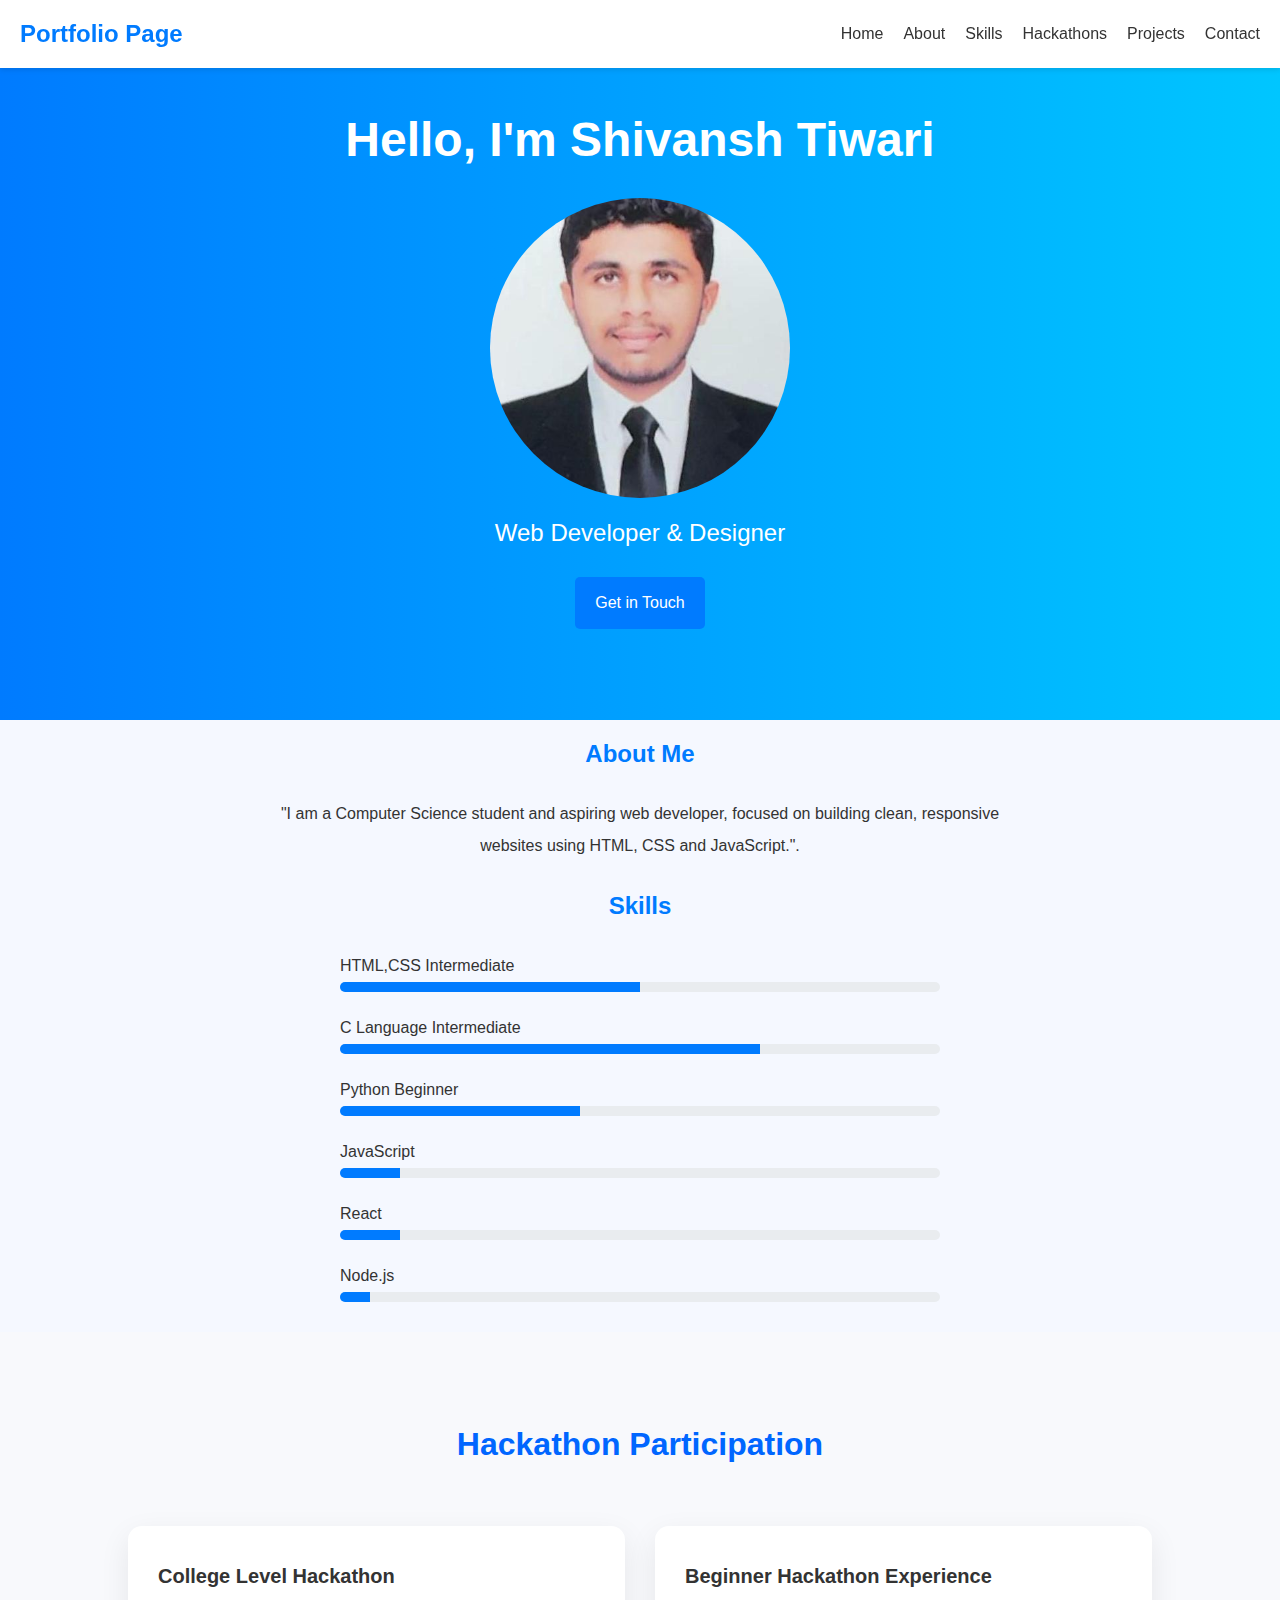
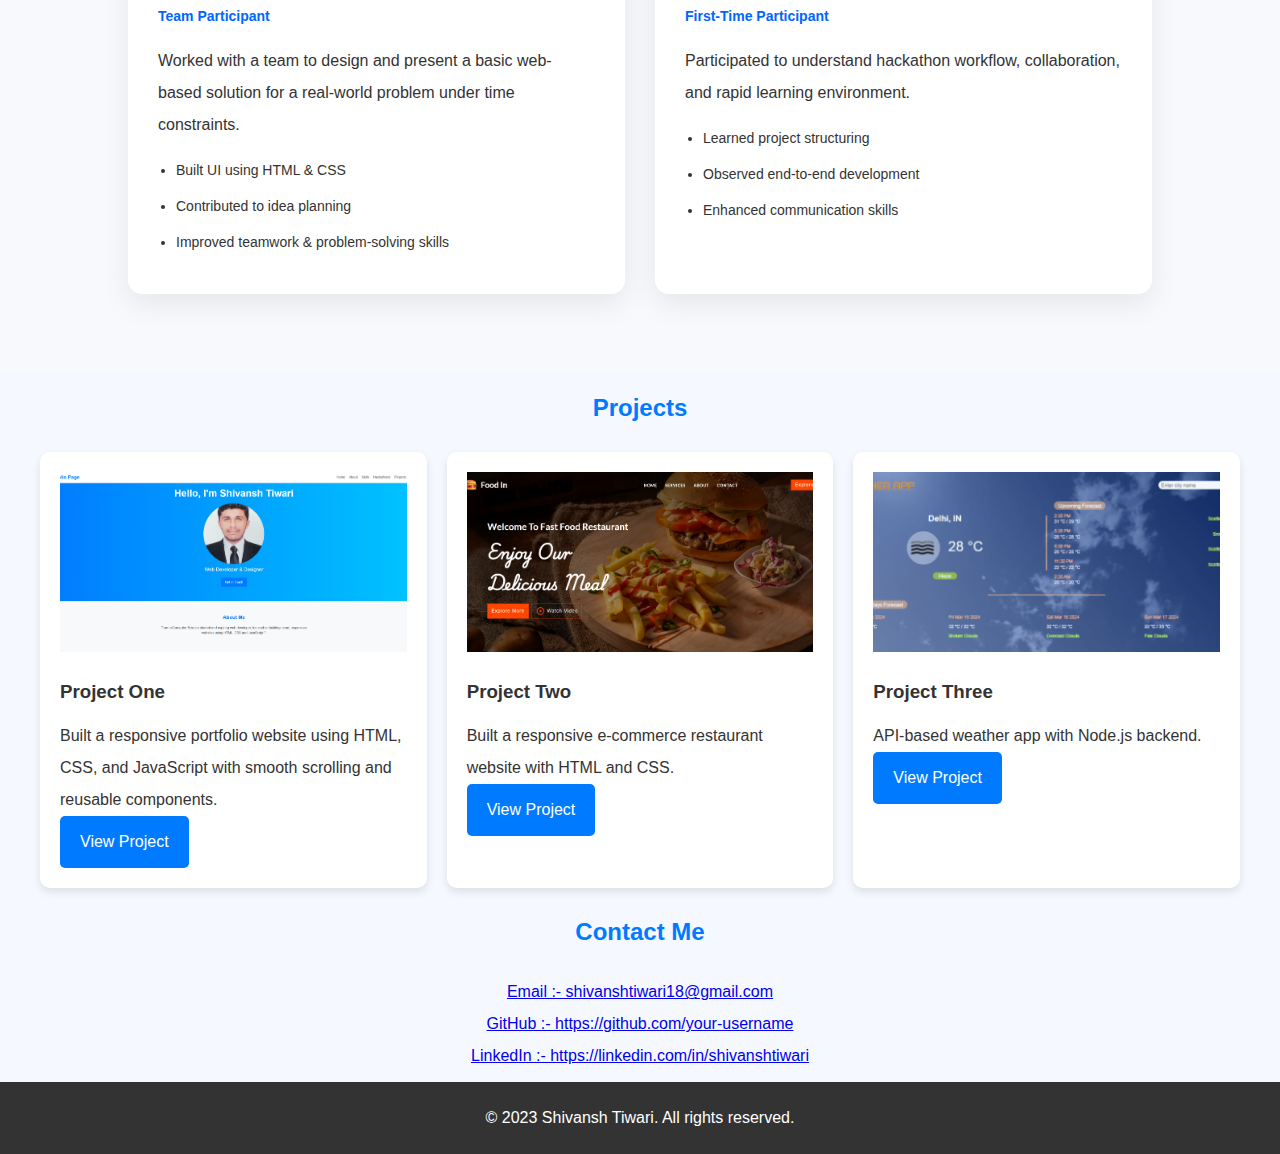
<file: Week 1/index.html>
<!DOCTYPE html>
<html lang="en">
<head>
    <meta charset="UTF-8">
    <meta name="viewport" content="width=device-width, initial-scale=1.0">
    <title>Shivansh Tiwari - Portfolio</title>
    <link rel="stylesheet" href="style.css">
</head>
<body>
    <header>
        <nav class="navbar">
            <div class="logo">Portfolio Page</div>
            <ul class="nav-links">
                <li><a href="#hero">Home</a></li>
                <li><a href="#about">About</a></li>
                <li><a href="#skills">Skills</a></li>
                 <li><a href="#hackathons">Hackathons</a></li>
                <li><a href="#projects">Projects</a></li>
                <li><a href="#contact">Contact</a></li>
            </ul>
        </nav>
    </header>

    <section id="hero" class="section hero">
        <div class="hero-content">
            <h1>Hello, I'm Shivansh Tiwari</h1>
            <img src="Photos/profile.jpeg" style="
  width: 300px;
  height: 300px;
  border-radius: 90%;
  object-fit: cover;
">
            <p>Web Developer & Designer</p>
            <a href="#contact" class="btn">Get in Touch</a>
        </div>
    </section>

    <section id="about" class="section about">
        <div class="about-content">
        <h2>About Me</h2>
        <p>"I am a Computer Science student and aspiring web developer,
focused on building clean, responsive websites using HTML,
CSS and JavaScript.".</p>
        </div>
    </section>

    <section id="skills" class="section skills">
        <h2>Skills</h2>
        <div class="skills-list">
            <div class="skill">
                <span><span>HTML,CSS Intermediate</span></span>
                <div class="progress-bar"><div class="progress" style="width: 50%;"></div></div>
            </div>
            <div class="skill">
                <span><span>C Language Intermediate</span></span>
                <div class="progress-bar"><div class="progress" style="width: 70%;"></div></div>
            </div>
            <div class="skill">
                <span><span>Python Beginner</span></span>  
                <div class="progress-bar"><div class="progress" style="width: 40%;"></div></div>
            </div>
            <div class="skill">
                <span><span>JavaScript</span></span>
                <div class="progress-bar"><div class="progress" style="width: 10%;"></div></div>
            </div>
            <div class="skill">
                <span><span>React</span></span>
                <div class="progress-bar"><div class="progress" style="width: 10%;"></div></div>
            </div>
            <div class="skill">
                <span><span>Node.js</span></span>
                <div class="progress-bar"><div class="progress" style="width: 5%;"></div></div>
            </div>
        </div>
    </section>
    <section id="hackathons" class="hackathon-section">
  <h2>Hackathon Participation</h2>

  <div class="hackathon-container">

    <div class="hackathon-card">
      <h3>College Level Hackathon </h3>
      <p class="hackathon-role">Team Participant</p>
      <p>
        Worked with a team to design and present a basic web-based solution
        for a real-world problem under time constraints.
      </p>
      <ul>
        <li>Built UI using HTML & CSS</li>
        <li>Contributed to idea planning</li>
        <li>Improved teamwork & problem-solving skills</li>
      </ul>
    </div>

    <div class="hackathon-card">
      <h3>Beginner Hackathon Experience</h3>
      <p class="hackathon-role">First-Time Participant</p>
      <p>
        Participated to understand hackathon workflow, collaboration,
        and rapid learning environment.
      </p>
      <ul>
        <li>Learned project structuring</li>
        <li>Observed end-to-end development</li>
        <li>Enhanced communication skills</li>
      </ul>
    </div>

  </div>
</section>



    <section id="projects" class="section projects">
        <h2>Projects</h2>
        <div class="projects-grid">
            <div class="project-card">
                <img src="Photos/Project One.png" alt="Project 1">
                <h3>Project One</h3>
                <p>Built a responsive portfolio website using HTML, CSS, and JavaScript with smooth scrolling and reusable components.</p>
                <a href="file:///C:/Users/lenovo/OneDrive/%E3%83%89%E3%82%AD%E3%83%A5%E3%83%A1%E3%83%B3%E3%83%88/Portfolio/index.html#" target="_main" class="btn">View Project</a>
            </div>
            <div class="project-card">
                <img src="Photos/Project Two.png" alt="Project 2">
                <h3>Project Two</h3>
                <p>Built a responsive e-commerce restaurant website with HTML and CSS.</p>
                <a href="file:///C:/Users/lenovo/OneDrive/%E3%83%89%E3%82%AD%E3%83%A5%E3%83%A1%E3%83%B3%E3%83%88/Restaurant%20Website/Restaurant-website-main/index.html" target="_main" class="btn">View Project</a>
            </div>
            <div class="project-card">
                <img src="Photos/Project Three.png" alt="Project 3">
                <h3>Project Three</h3>
                <p>API-based weather app with Node.js backend.</p>
                <a href="#" class="btn">View Project</a>
            </div>
        </div>
        
    </section>

    <section id="contact" class="section contact">
        <h2>Contact Me</h2>
        <form id="contact-form">
            <a href ="shivanshtiwari@gmail.com">Email :- shivanshtiwari18@gmail.com</a>
            <a href="https://github.com/your-username" target="_blank">GitHub :- https://github.com/your-username</a>
            <a href="https://linkedin.com/in/shivanshtiwari" target="_blank">LinkedIn :- https://linkedin.com/in/shivanshtiwari</a>

           
        </form>
    </section>

    <footer>
        <p>&copy; 2023 Shivansh Tiwari. All rights reserved.</p>
    </footer>

    <script src="script.js"></script>
</body>
</html>
</file>
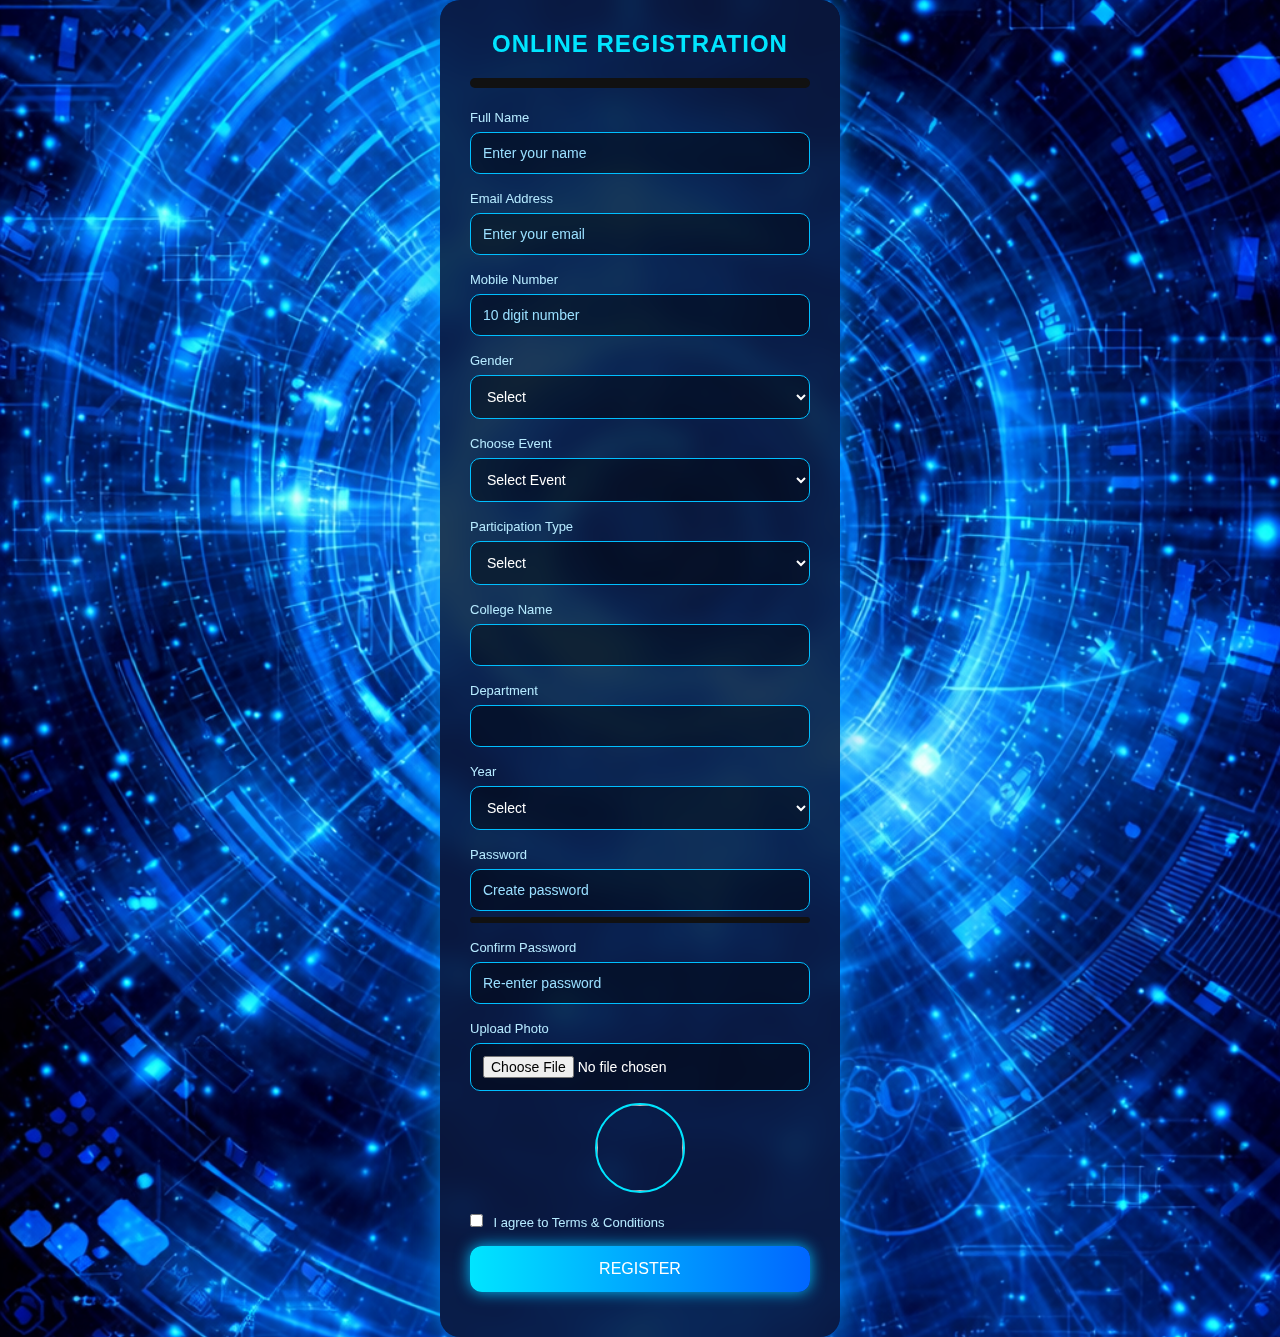
<file: Week 3/index.html>
<!DOCTYPE html>
<html lang="en">
<head>
<meta charset="UTF-8">
<title>Tech Registration</title>
<meta name="viewport" content="width=device-width, initial-scale=1.0">

<!-- CSS -->
<link rel="stylesheet" href="style.css">
</head>

<body>

<div class="form-box">

<h2>ONLINE REGISTRATION</h2>

<!-- Progress Bar -->
<div class="progress">
  <div id="bar"></div>
</div>

<form id="regForm">

<!-- Full Name -->
<div class="group">
  <label>Full Name</label>
  <input type="text" id="name" placeholder="Enter your name" required>
</div>

<!-- Email -->
<div class="group">
  <label>Email Address</label>
  <input type="email" id="email" placeholder="Enter your email" required>
</div>

<!-- Mobile -->
<div class="group">
  <label>Mobile Number</label>
  <input type="tel" id="phone" placeholder="10 digit number" pattern="[0-9]{10}" required>
</div>

<!-- Gender -->
<div class="group">
  <label>Gender</label>
  <select id="gender" required>
    <option value="">Select</option>
    <option>Male</option>
    <option>Female</option>
    <option>Other</option>
  </select>
</div>
<!-- ===== EVENT SELECTION ===== -->
<div class="group">
<label>Choose Event</label>

<div class="group">

<select id="event" required>
  <option value="">Select Event</option>
  <option>Hackathon</option>
  <option>Coding Contest</option>
  <option>Robotics Challenge</option>
  <option>Web Design</option>
  <option>AI Quiz</option>
  <option>App Development</option>
  <option>Cyber Security</option>
</select>
</div>


<!-- ===== PARTICIPATION TYPE ===== -->
<div class="group">
<label>Participation Type</label>
<select id="ptype" required>
  <option value="">Select</option>
  <option value="solo">Solo</option>
  <option value="team">Team</option>
</select>
</div>

<!-- ===== TEAM COUNT ===== -->
<div class="group" id="teamCountBox" style="display:none;">
<label>Number of Team Members</label>
<input type="number" id="teamCount" min="1" max="6">
</div>

<!-- ===== TEAM MEMBERS ===== -->
<div id="teamMembers"></div>

<!-- ===== COLLEGE INFO ===== -->
<div class="group">
<label>College Name</label>
<input type="text" id="college" required>
</div>

<div class="group">
<label>Department</label>
<input type="text" id="dept" required>
</div>

<div class="group">
<label>Year</label>
<select id="year" required>
  <option value="">Select</option>
  <option>1st Year</option>
  <option>2nd Year</option>
  <option>3rd Year</option>
  <option>4th Year</option>
</select>
</div>


<!-- Password -->
<div class="group">
  <label>Password</label>
  <input type="password" id="password" placeholder="Create password" required>
  <div class="strength">
    <div id="strengthBar"></div>
  </div>
</div>

<!-- Confirm -->
<div class="group">
  <label>Confirm Password</label>
  <input type="password" id="confirm" placeholder="Re-enter password" required>
</div>

<!-- Upload -->
<div class="group">
  <label>Upload Photo</label>
  <input type="file" id="photo" accept="image/*">
  <img id="preview" class="preview">
</div>

<!-- Terms -->
<div class="group">
  <input type="checkbox" id="terms">
  <label for="terms">I agree to Terms & Conditions</label>
</div>

<!-- Button -->
<button type="submit">REGISTER</button>

<!-- Success -->
<p class="success" id="msg"></p>

</form>

</div>

<!-- JS -->
<script src="script.js"></script>

</body>
</html>
</file>
<file: Week 1/style.css>
/* Reset and General Styles */
* {
    margin: 0;
    padding: 0;
    box-sizing: border-box;
    font-family: "Gill Sans Extrabold", sans-serif;
}

body {
    background-color: #f5f8ff;
    color: #333;
    line-height: 2.0;
}

.section {
    padding: 10px 20px;
    text-align: center;
}

h2 {
    margin-bottom: 20px;
    color: #007BFF;
}

.btn {
    display: inline-block;
    padding: 10px 20px;
    background-color: #007BFF;
    color: #fff;
    text-decoration: none;
    border-radius: 5px;
    transition: background-color 0.1s;
}

.btn:hover {
    background-color: #000dff;
}

/* Navbar */
.navbar {
    position: fixed;
    top: 0;
    width: 100%;
    background-color: #fff;
    box-shadow: 0 2px 5px rgba(0,0,0,0.1);
    display: flex;
    justify-content: space-between;
    align-items: center;
    padding: 10px 20px;
    z-index: 1000;
}

.logo {
    font-size: 1.5em;
    font-weight: bold;
    color: #007BFF;
}

.nav-links {
    list-style: none;
    display: flex;
}

.nav-links li {
    margin-left: 20px;
}

.nav-links a {
    text-decoration: none;
    color: #333;
    transition: color 0.3s;
}

.nav-links a:hover {
    color: #007BFF;
}

/* Hero Section */
.hero {
    background: linear-gradient(to right, #007BFF, #00c6ff);
    color: #fff;
    height: 80vh;
    display: flex;
    align-items: center;
    justify-content: center;
}

.hero-content {
    max-width: 800px;
}

.hero h1 {
    font-size: 3em;
    margin-bottom: 10px;
}

.hero p {
    font-size: 1.5em;
    margin-bottom: 20px;
}

/* About Section */
.about {
    max-width: 800px;
    margin: 0 auto;
}

/* Skills Section */
.skills-list {
    max-width: 600px;
    margin: 0 auto;
}

.skill {
    margin-bottom: 20px;
    text-align: left;
}

.progress-bar {
    background-color: #e9ecef;
    height: 10px;
    border-radius: 5px;
    overflow: hidden;
}

.progress {
    background-color: #007BFF;
    height: 100%;
    transition: width 1s ease-in-out;
}
.hackathon-section {
  padding: 80px 10%;
  background: #f8f9fc;
  text-align: center;
}

.hackathon-section h2 {
  font-size: 32px;
  color: #0066ff;
  margin-bottom: 50px;
}

.hackathon-container {
  display: grid;
  grid-template-columns: repeat(auto-fit, minmax(280px, 1fr));
  gap: 30px;
}

.hackathon-card {
  background: #fff;
  padding: 30px;
  border-radius: 14px;
  box-shadow: 0 10px 30px rgba(0,0,0,0.08);
  text-align: left;
  transition: transform 0.3s ease;
}

.hackathon-card:hover {
  transform: translateY(-8px);
}

.hackathon-card h3 {
  font-size: 20px;
  margin-bottom: 6px;
}

.hackathon-role {
  color: #0066ff;
  font-size: 14px;
  margin-bottom: 15px;
  font-weight: 600;
}

.hackathon-card ul {
  margin-top: 15px;
  padding-left: 18px;
}

.hackathon-card ul li {
  margin-bottom: 8px;
  font-size: 14px;
}



/* Projects Section */
.projects-grid {
    display: grid;
    grid-template-columns: repeat(auto-fit, minmax(300px, 1fr));
    gap: 20px;
    max-width: 1200px;
    margin: 0 auto;
}

.project-card {
    background: #fff;
    border-radius: 10px;
    box-shadow: 0 4px 8px rgba(0,0,0,0.1);
    overflow: hidden;
    text-align: left;
    padding: 20px;
}

.project-card img {
    width: 100%;
    height: 180px;
    object-fit: cover;
   
}

.project-card h3 {
    margin: 10px 0;
}

/* Contact Section */
.contact form {
    max-width: 600px;
    margin: 0 auto;
    display: flex;
    flex-direction: column;
}

.contact input, .contact textarea {
    margin-bottom: 10px;
    padding: 10px;
    border: 1px solid #ccc;
    border-radius: 5px;
}

.contact textarea {
    height: 150px;
}

/* Footer */
footer {
    background-color: #333;
    color: #fff;
    text-align: center;
    padding: 20px;
}

/* Responsive Design */
@media (max-width: 768px) {
    .navbar {
        flex-direction: column;
    }
    .nav-links {
        flex-direction: column;
        margin-top: 10px;
    }
    .nav-links li {
        margin: 10px 0;
    }
    .hero h1 {
        font-size: 2em;
    }
    .hero p {
        font-size: 1.2em;
    }
    .circle- img {
    width: 160px;
    height: 160px;
    border-radius: 50%;
    object-fit: cover;
    margin-bottom: 20px;
}
}
</file>
<file: Week 3/style.css>
/* ================= RESET ================= */
*{
  box-sizing:border-box;
  margin:0;
  padding:0;
  font-family:Segoe UI, sans-serif;
}

/* ================= BACKGROUND ================= */
body{
  background-image:url("Tech bg image.png");
  background-size:cover;
  background-position:center;
  background-repeat:no-repeat;
  min-height:100vh;

  display:flex;
  justify-content:center;
  align-items:center;
}

/* ================= FORM BOX ================= */
.form-box{
  width:400px;
  padding:30px;

  background:rgba(10,25,60,0.85);
  backdrop-filter:blur(12px);

  border-radius:20px;
  color:white;

  box-shadow:
    0 0 25px rgba(0,153,255,0.6),
    0 0 60px rgba(0,153,255,0.4);

  animation:glow 2s infinite alternate;
}

@keyframes glow{
  from{ box-shadow:0 0 20px #00bfff; }
  to{ box-shadow:0 0 40px #00ffff; }
}

/* ================= TITLE ================= */
h2{
  text-align:center;
  margin-bottom:20px;
  color:#00e5ff;
  letter-spacing:1px;
}

/* ================= PROGRESS BAR ================= */
.progress{
  height:10px;
  background:#111;
  border-radius:20px;
  overflow:hidden;
  margin-bottom:20px;
}

.progress div{
  height:100%;
  width:0%;
  background:linear-gradient(90deg,#00e5ff,#0066ff);
  transition:0.4s;
}

/* ================= GROUP ================= */
.group{
  margin-bottom:15px;
}

/* ================= LABEL ================= */
label{
  font-size:13px;
  color:#b6eaff;
}

/* ================= INPUTS ================= */
input,select{
  width:100%;
  padding:12px;
  margin-top:6px;

  background:rgba(0,0,0,0.4);
  border:1px solid #00bfff;
  border-radius:10px;

  color:white;
  font-size:14px;
}

input::placeholder{
  color:#9adfff;
}

input:focus,select:focus{
  outline:none;
  border-color:#00ffff;
  box-shadow:0 0 10px #00ffff;
}

/* ================= PASSWORD STRENGTH ================= */
.strength{
  height:6px;
  background:#111;
  border-radius:10px;
  margin-top:6px;
}

.strength div{
  height:100%;
  width:0%;
  border-radius:10px;
}

/* ================= IMAGE PREVIEW ================= */
.preview{
  width:90px;
  height:90px;
  border-radius:50%;
  border:2px solid #00e5ff;
  display:block;
  margin:12px auto;
  object-fit:cover;
}

/* ================= CHECKBOX ================= */
input[type="checkbox"]{
  width:auto;
  margin-right:6px;
}

/* ================= BUTTON ================= */
button{
  width:100%;
  padding:14px;

  background:linear-gradient(90deg,#00e5ff,#0066ff);
  color:white;

  border:none;
  border-radius:12px;
  font-size:16px;
  cursor:pointer;

  box-shadow:0 0 15px #00bfff;
  transition:0.3s;
}

button:hover{
  box-shadow:0 0 30px #00ffff;
  transform:scale(1.03);
}

/* ================= SUCCESS TEXT ================= */
.success{
  text-align:center;
  margin-top:12px;
  color:#00ff88;
}
/* ========== RADIO BUTTONS ========== */
.radio-group{
  display:flex;
  flex-direction:column;
  gap:6px;
  margin-top:6px;
}

.radio-group input{
  width:auto;
  margin-right:6px;
}

/* ========== TEAM MEMBER BOX ========== */
.member-box{
  background:rgba(0,0,0,0.4);
  padding:10px;
  border-radius:10px;
  margin-bottom:10px;
  border:1px solid #00bfff;
}
</file>
